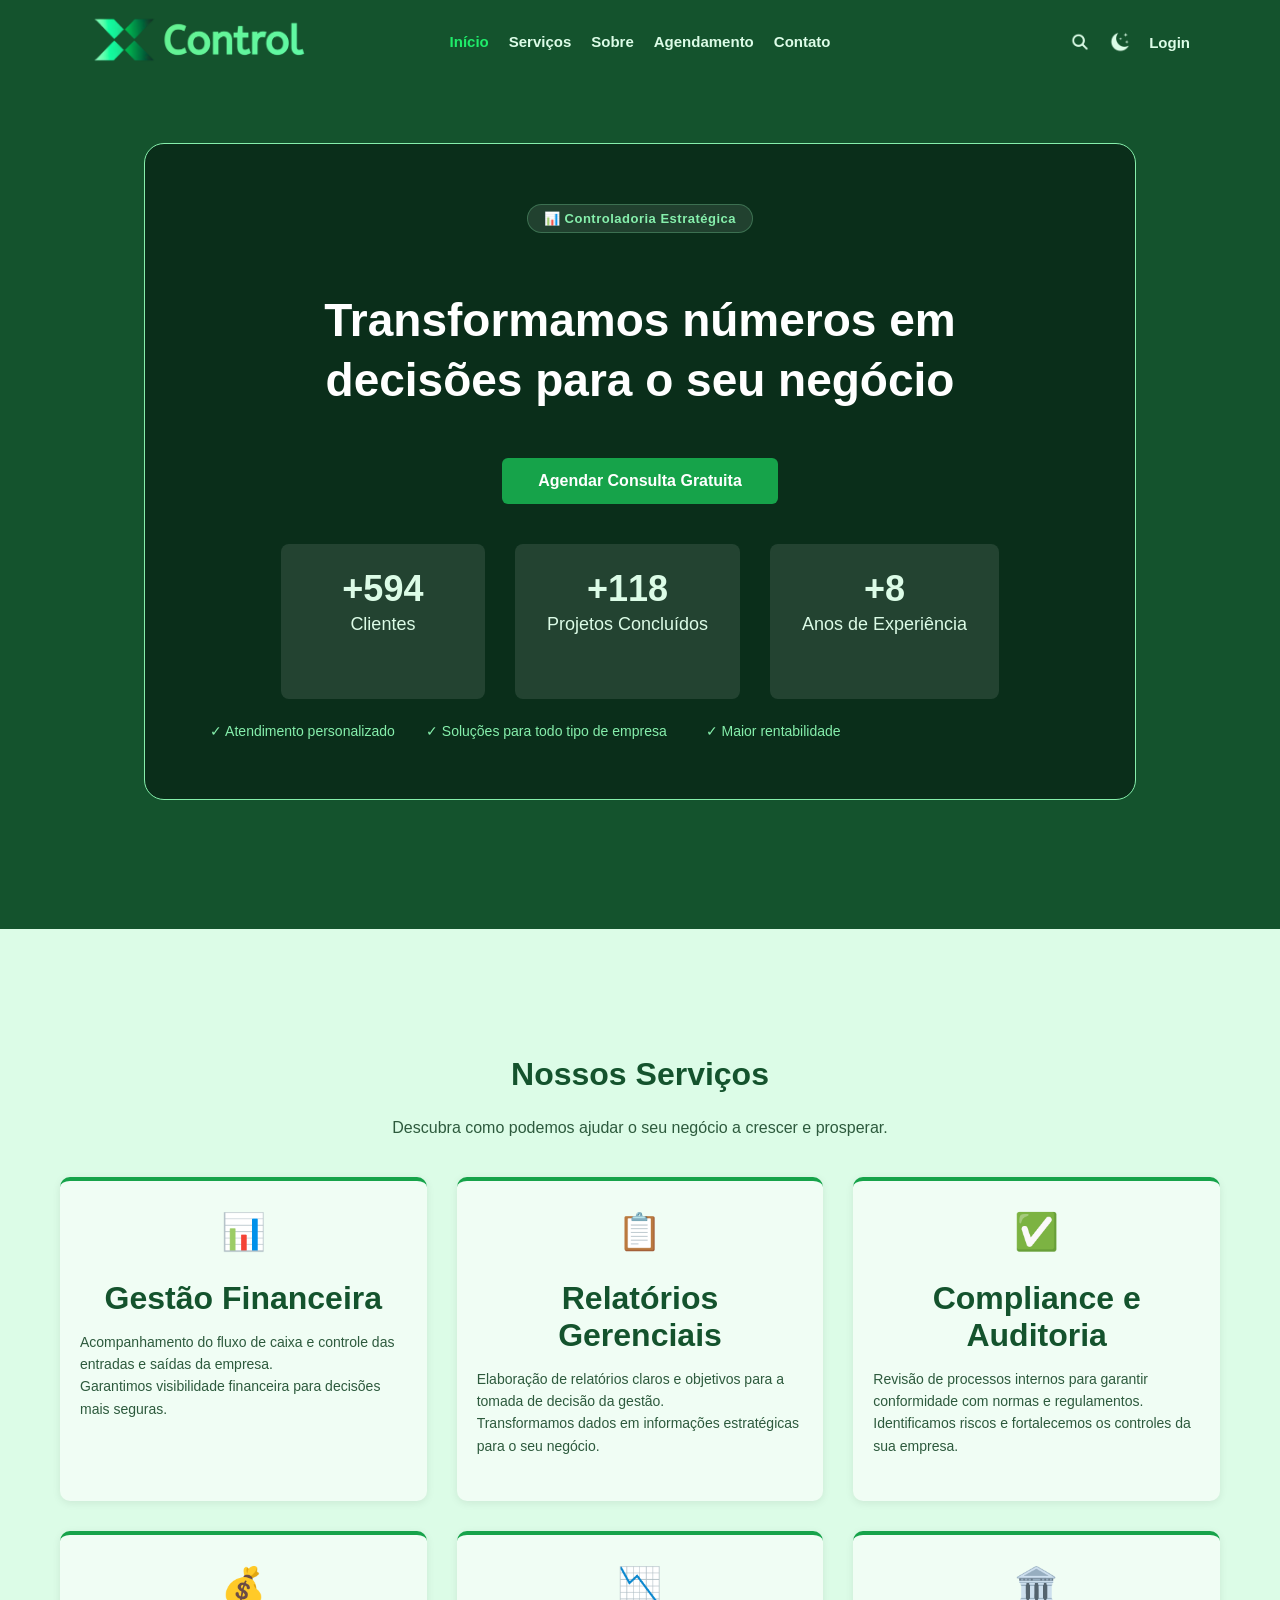
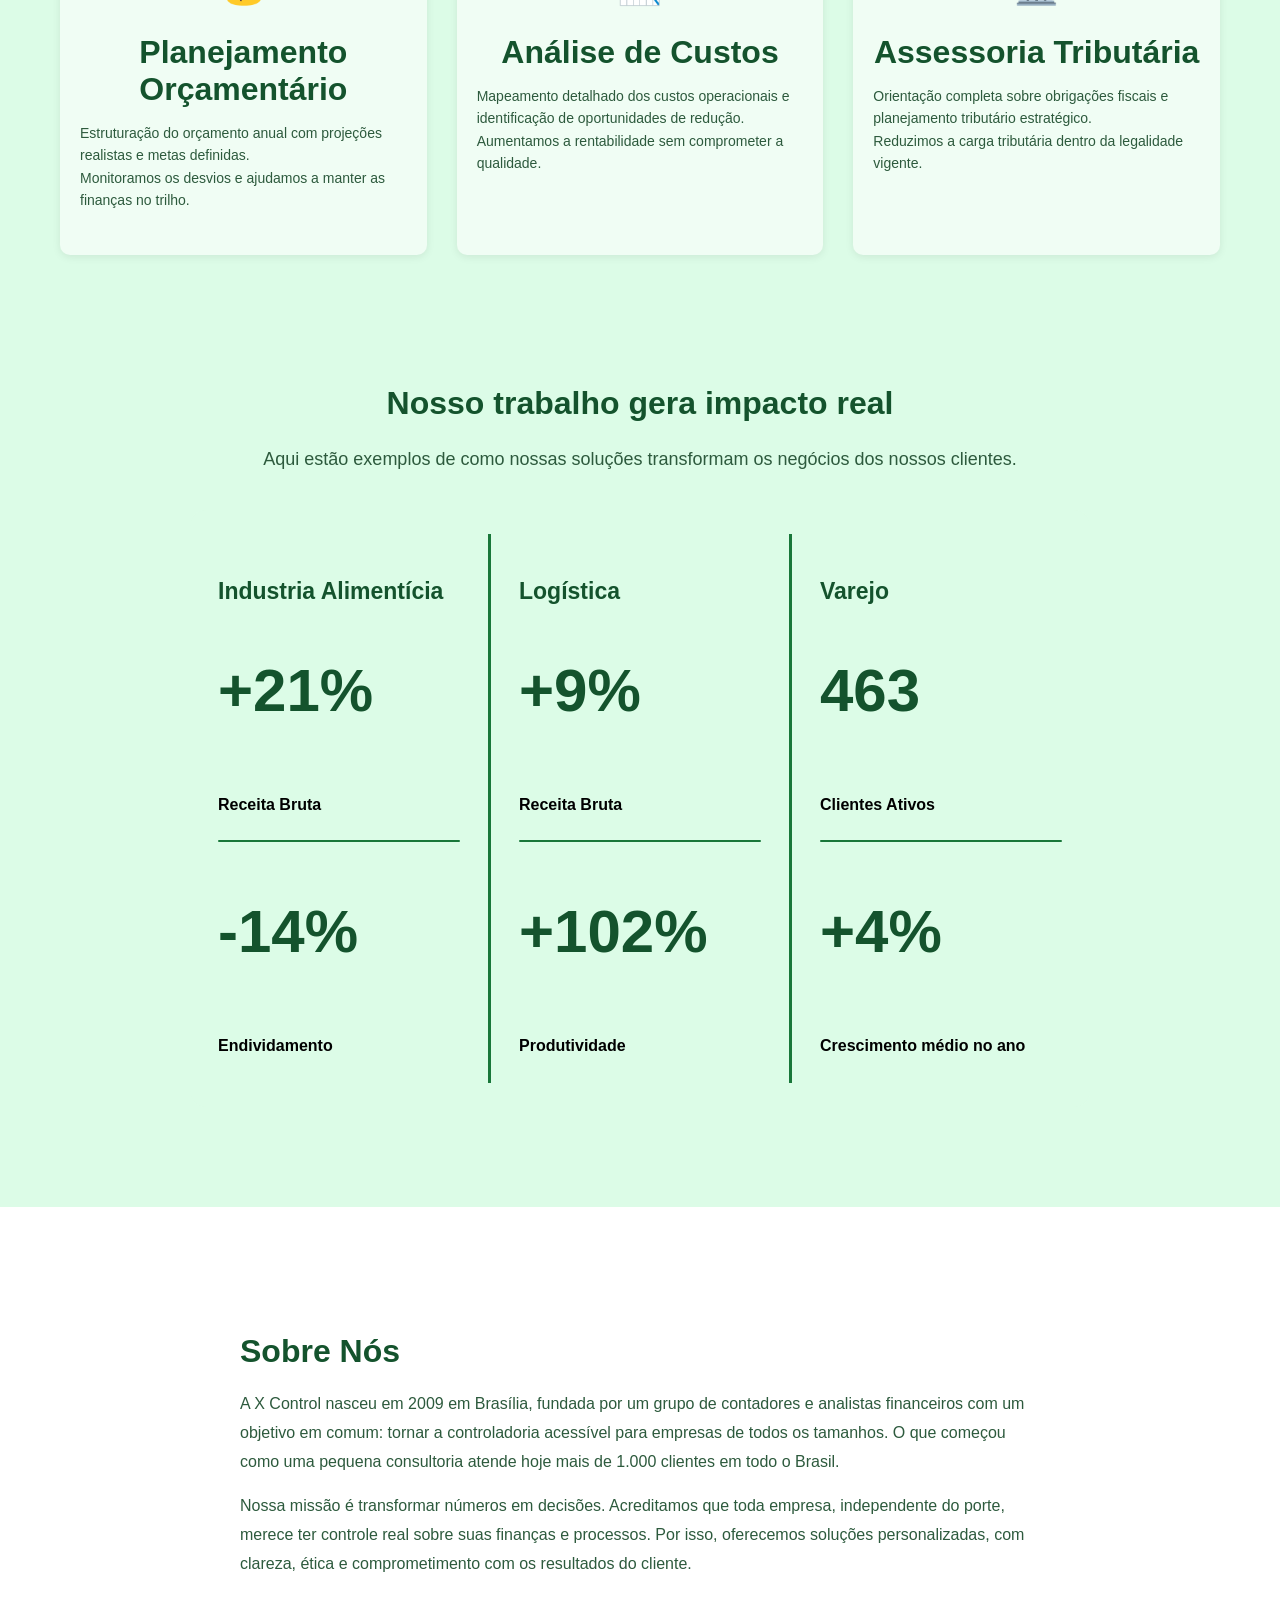
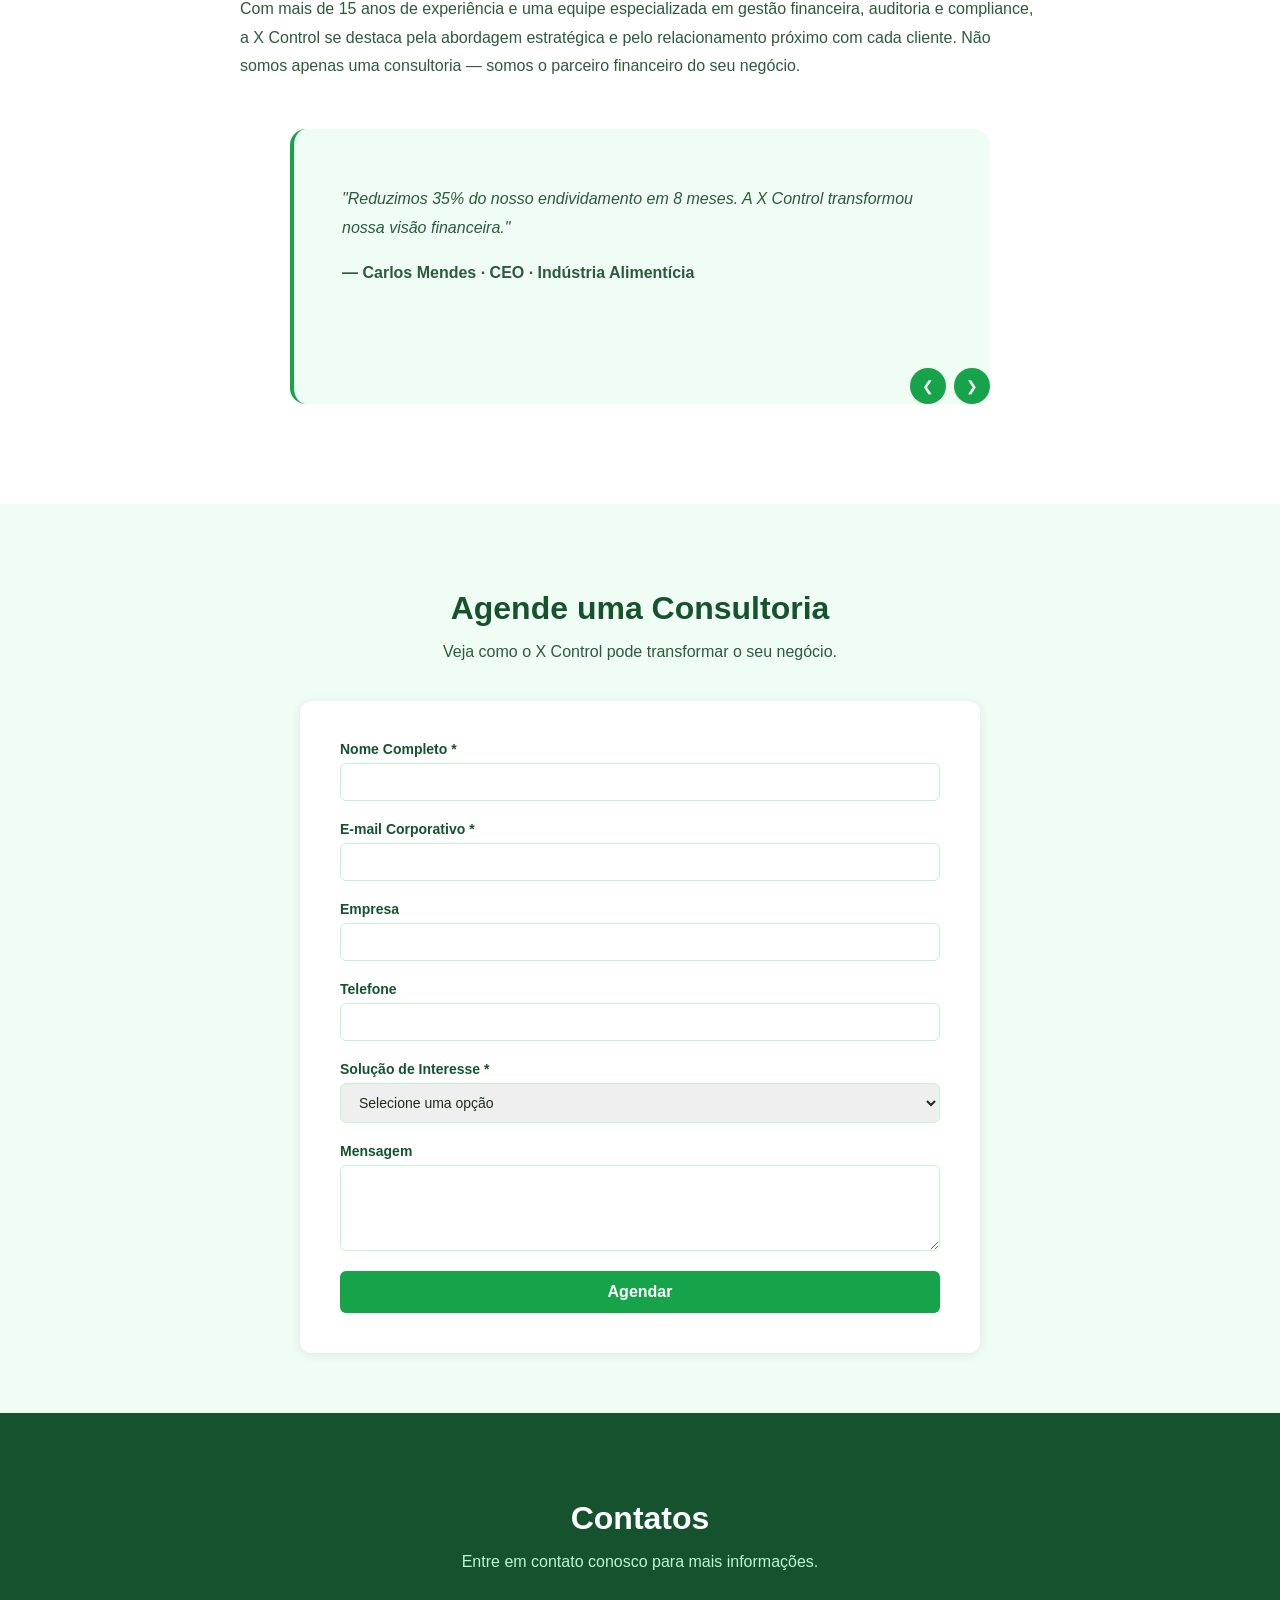
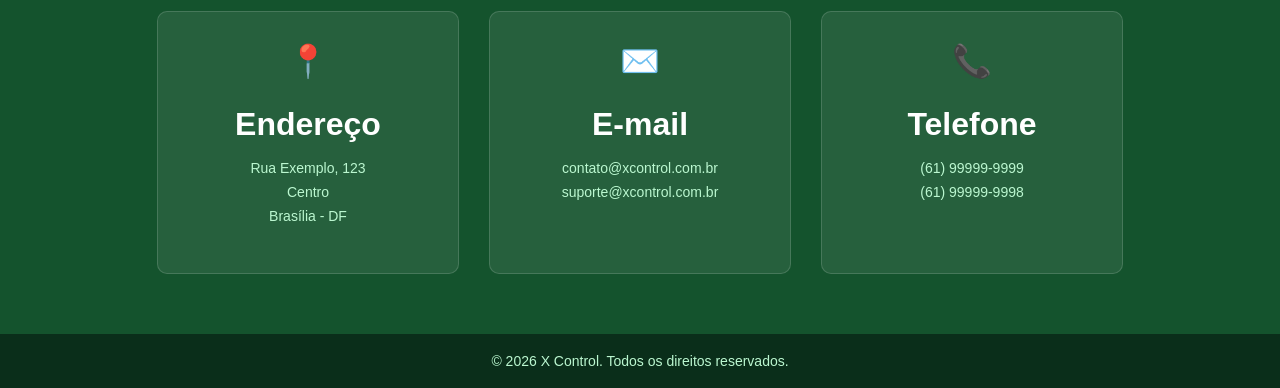
<file: index.html>
<!DOCTYPE html>
<html lang="pt-BR">
<head>
    <meta charset="UTF-8">
    <meta name="viewport" content="width=device-width, initial-scale=1.0">
    <title>Control</title>
    <link rel="icon" type="image/png" href="MiniLogo.png">
    <link rel="stylesheet" href="style.css">
</head>

<body>
    <!-- Barra superior do código -->
    <header>
        <div class="header-container">
            <div class="logo">
                <img src="Control.png" alt="Logo do X Control">
            </div>
            <nav class="navbar">
                <ul>
                    <li><a href="#">Início</a></li>
                    <li><a href="#servicos">Serviços</a></li>
                    <li><a href="#sobre">Sobre</a></li>
                    <li><a href="#agendamento">Agendamento</a></li>
                    <li><a href="#contato">Contato</a></li>
                </ul>
            </nav>
            <div class="header-actions">
                <a href="#" id="btn-busca" class="nav-icon-link"><img src="lupa.png" alt="Buscar" class="nav-icon" id="img-lupa"></a>
                <a href="#" id="btn-tema" class="nav-icon-link"><img src="lua.png" alt="Tema" class="nav-icon" id="img-tema"></a>
                <a id="btn-login" href="login.html" class="nav-login">Login</a>
            </div>
        </div>
    </header>

    <!-- Barra de busca -->
    <div id="search-bar" class="search-bar">
        <div class="search-inner">
            <input type="text" id="search-input" placeholder="Buscar no site..." autocomplete="off">
            <span id="search-counter" class="search-counter"></span>
            <button id="btn-fechar-busca" aria-label="Fechar busca">
                <svg width="18" height="18" fill="none" stroke="currentColor" stroke-width="2.5" viewBox="0 0 24 24">
                    <line x1="18" y1="6" x2="6" y2="18"/><line x1="6" y1="6" x2="18" y2="18"/>
                </svg>
            </button>
        </div>
    </div>

    <!-- Seção de Início -->
    <section id="inicio">
        <canvas id="bg-inicio"></canvas>
        <div class="inicio-frame">
            <span class="badge-inicio">📊 Controladoria Estratégica</span>
            <h1>Transformamos números em<br>decisões para o seu negócio</h1>
            <a href="#agendamento" class="btn-inicio">Agendar Consulta Gratuita</a>
            <div class="stats-row">
                <div class="stats-card">
                    <h2 class="contador" data-target="1000" data-prefixo="+" data-sufixo="">0</h2>
                    <p>Clientes</p>
                </div>
                <div class="stats-card">
                    <h2 class="contador" data-target="200" data-prefixo="+" data-sufixo="">0</h2>
                    <p>Projetos Concluídos</p>
                </div>
                <div class="stats-card">
                    <h2 class="contador" data-target="15" data-prefixo="+" data-sufixo="">0</h2>
                    <p>Anos de Experiência</p>
                </div>
            </div>

            <div class="diferenciais-row">
                <span>✓ Atendimento personalizado&nbsp;&nbsp;&nbsp;&nbsp;&nbsp;&nbsp;&nbsp;&nbsp;✓ Soluções para todo tipo de empresa&nbsp;&nbsp;&nbsp;&nbsp;&nbsp;&nbsp;&nbsp;&nbsp;&nbsp; ✓ Maior rentabilidade</span>
            </div>
        </div>
    </section>

    <!-- Seção de Serviços -->
    <section id="servicos">
        <h2>Nossos Serviços</h2>
        <p>Descubra como podemos ajudar o seu negócio a crescer e prosperar.</p>
        <div class="servicos-grid">
            <div class="servicos-container">
                <div class="icon">📊</div>
                <h2>Gestão Financeira</h2>
                <p>Acompanhamento do fluxo de caixa e controle das entradas e saídas da empresa.<br>Garantimos visibilidade financeira para decisões mais seguras.</p>
            </div>
            <div class="servicos-container">
                <div class="icon">📋</div>
                <h2>Relatórios Gerenciais</h2>
                <p>Elaboração de relatórios claros e objetivos para a tomada de decisão da gestão.<br>Transformamos dados em informações estratégicas para o seu negócio.</p>
            </div>
            <div class="servicos-container">
                <div class="icon">✅</div>
                <h2>Compliance e Auditoria</h2>
                <p>Revisão de processos internos para garantir conformidade com normas e regulamentos.<br>Identificamos riscos e fortalecemos os controles da sua empresa.</p>
            </div>
            <div class="servicos-container">
                <div class="icon">💰</div>
                <h2>Planejamento Orçamentário</h2>
                <p>Estruturação do orçamento anual com projeções realistas e metas definidas.<br>Monitoramos os desvios e ajudamos a manter as finanças no trilho.</p>
            </div>
            <div class="servicos-container">
                <div class="icon">📉</div>
                <h2>Análise de Custos</h2>
                <p>Mapeamento detalhado dos custos operacionais e identificação de oportunidades de redução.<br>Aumentamos a rentabilidade sem comprometer a qualidade.</p>
            </div>
            <div class="servicos-container">   
                <div class="icon">🏛️</div>
                <h2>Assessoria Tributária</h2>
                <p>Orientação completa sobre obrigações fiscais e planejamento tributário estratégico.<br>Reduzimos a carga tributária dentro da legalidade vigente.</p>
            </div>
        </div>

        <div class="impacto-section">
            <h2>Nosso trabalho gera impacto real</h2>
            <p>Aqui estão exemplos de como nossas soluções transformam os negócios dos nossos clientes.</p>
            <div class="impacto-grid">
            <div class="impacto-card">
                    <h5>Industria Alimentícia</h5>
                    <h2 class="contador" data-target="52.6" data-prefixo="+" data-sufixo="%">0</h2>
                    <h4>Receita Bruta</h4>
                    <div class="barra-horizontal"></div>
                    <h2 class="contador" data-target="35" data-prefixo="-" data-sufixo="%">0</h2>
                    <h4>Endividamento</h4>
                </div>
                <div class="barra-vertical"></div>
                <div class="impacto-card">
                    <h5>Logística</h5>
                    <h2 class="contador" data-target="24" data-prefixo="+" data-sufixo="%">0</h2>
                    <h4>Receita Bruta</h4>
                    <div class="barra-horizontal"></div>
                    <h2 class="contador" data-target="250" data-prefixo="+" data-sufixo="%">0</h2>
                    <h4>Produtividade</h4>
                </div>
                <div class="barra-vertical"></div>
                <div class="impacto-card">
                    <h5>Varejo</h5>
                    <h2 class="contador" data-target="1126" data-prefixo="" data-sufixo="">0</h2>
                    <h4>Clientes Ativos</h4>
                    <div class="barra-horizontal"></div>
                    <h2 class="contador" data-target="12" data-prefixo="+" data-sufixo="%">0</h2>
                    <h4>Crescimento médio no ano</h4>
                </div>
            </div>
        </div>
    </section>

    <!-- Seção Sobre -->
    <section id="sobre">
        <div class="sobre">
            <h2>Sobre Nós</h2>
            <p>A X Control nasceu em 2009 em Brasília, fundada por um grupo de contadores e analistas financeiros com um objetivo em comum: tornar a controladoria acessível para empresas de todos os tamanhos.
                O que começou como uma pequena consultoria atende hoje mais de 1.000 clientes em todo o Brasil.</p>
            <p>Nossa missão é transformar números em decisões. Acreditamos que toda empresa, independente do porte, merece ter controle real sobre suas finanças e processos. 
                Por isso, oferecemos soluções personalizadas, com clareza, ética e comprometimento com os resultados do cliente.</p>
            <p>Com mais de 15 anos de experiência e uma equipe especializada em gestão financeira, auditoria e compliance, a X Control se destaca pela abordagem estratégica e pelo relacionamento próximo com cada cliente. 
                    Não somos apenas uma consultoria — somos o parceiro financeiro do seu negócio.</p>
        </div>
        <div class="carousel-container">
    <div class="carousel-track">
        <div class="carousel-slide">
            <p class="depoimento-texto">"Reduzimos 35% do nosso endividamento em 8 meses. A X Control transformou nossa visão financeira."</p>
            <p class="depoimento-autor">— Carlos Mendes · CEO · Indústria Alimentícia</p>
        </div>
        <div class="carousel-slide">
            <p class="depoimento-texto">"Os relatórios gerenciais mudaram completamente a forma como tomamos decisões. Crescemos 24% em receita no primeiro ano."</p>
            <p class="depoimento-autor">— Ana Lima · Diretora · Logística Brasil</p>
        </div>
        <div class="carousel-slide">
            <p class="depoimento-texto">"Atendimento próximo e soluções reais. Nossa produtividade aumentou 250% após a consultoria."</p>
            <p class="depoimento-autor">— Ricardo Souza · CEO · Varejo Expresso</p>
        </div>
    </div>
    <div class="carousel-btns">
        <button class="carousel-btn prev" aria-label="Depoimento anterior">❮</button>
        <button class="carousel-btn next" aria-label="Próximo depoimento">❯</button>
    </div>
    </div>
    </section>

    <!-- Seção de Agendamento -->
    <section id="agendamento">
        <h2>Agende uma Consultoria</h2>
        <p>Veja como o X Control pode transformar o seu negócio.</p>

        <form id="contato-form">
                    <div class="form-group">
                        <label for="nome">Nome Completo *</label>
                        <input type="text" id="nome" name="nome" required>
                    </div>
                    
                    <div class="form-group">
                        <label for="email">E-mail Corporativo *</label>
                        <input type="email" id="email" name="email" required>
                        <span class="error-msg" id="email-error">Formato de e-mail inválido.</span>
                    </div>

                    <div class="form-group">
                        <label for="empresa">Empresa</label>
                        <input type="text" id="empresa" name="empresa">
                    </div>

                    <div class="form-group">
                        <label for="telefone">Telefone</label>
                        <input type="tel" id="telefone" name="telefone">
                    </div>

                    <div class="form-group">
                        <label for="solucao">Solução de Interesse *</label>
                        <select id="solucao" name="solucao" required>
                            <option value="">Selecione uma opção</option>
                            <option value="automacao">Gestão Financeira</option>
                            <option value="cloud">Relatórios Gerenciais</option>
                            <option value="seguranca">Compliance e Auditoria</option>
                            <option value="bi">Planejamento Orçamentário</option>
                            <option value="bi">Análise de Custos</option>
                            <option value="bi">Assessoria Tributária</option>
                            <option value="outros">Outros</option>
                        </select>
                    </div>

                    <div class="form-group">
                        <label for="mensagem">Mensagem</label>
                        <textarea id="mensagem" name="mensagem" rows="4"></textarea>
                    </div>

                    <button type="submit" class="btn-agendar">Agendar</button>
                </form>
    
    </section>

    <!-- Seção Contato -->
    <section id="contato">
        <h2>Contatos</h2>
        <p>Entre em contato conosco para mais informações.</p>
        <div class="contato-row">
            <div class="contato-container">
                <div class="icon">📍</div>
                <h2>Endereço</h2>
                <p>Rua Exemplo, 123<br>Centro<br>Brasília - DF</p>
            </div>
            <div class="contato-container">
                <div class="icon">✉️</div>
                <h2>E-mail</h2>
                <p>contato@xcontrol.com.br<br>suporte@xcontrol.com.br</p>
            </div>
            <div class="contato-container">
                <div class="icon">📞</div>
                <h2>Telefone</h2>
                <p>(61) 99999-9999<br>(61) 99999-9998</p>
            </div>
        </div>
    </section>

    <!-- Rodapé -->
     <footer class="footer">
        <p>&copy; 2026 X Control. Todos os direitos reservados.</p>
    </footer>

    <script src="script.js"></script>
</body>
</html>
</file>
<file: style.css>
html {
    scroll-behavior: smooth;
}

body {
    margin: 0;
    font-family: DIN Next LT Pro, Bold, sans-serif;
}

header {
    position: sticky;
    top: 0;
    z-index: 1000;
    transition: box-shadow 0.3s;
    background-color: #14532d;
}

.header-container {
    display: flex;
    align-items: center;
    justify-content: space-between;
    max-width: 1200px;
    margin: 0 auto;
    padding: 15px 50px;
    box-sizing: border-box;
    width: 100%;
    position: relative;
}

header.scrolled{
    box-shadow: 0 6px 18px #00000022;
}

.navbar {
    position: absolute;
    left: 50%;
    transform: translateX(-50%);
}

.logo img { 
    height: 50px;
    width: auto;
}

.navbar ul {
    list-style: none;
    display: flex;
    gap: 20px;
    margin: 0;
    padding: 0;
}

.navbar ul a {
    text-decoration: none;
    color: #dcfce7;
    font-weight: 600;
    font-size: 15px;
    transition: color 0.3s;
}

.navbar ul a:hover,
.navbar ul a.active {
    color: #1fed6a;
}

.nav-icon-link {
    display: flex;
    align-items: center;
}

.nav-icon {
    height: 22px;
    width: 22px;
    object-fit: contain;
    transition: opacity 0.2s;
}

.nav-icon-link:hover .nav-icon {
    opacity: 0.75;
}

.nav-login {
    text-decoration: none;
    color: #dcfce7;
    font-weight: 600;
    font-size: 15px;
    transition: color 0.3s;
}

.nav-login:hover {
    color: #1fed6a;
}

.header-actions {
    display: flex;
    align-items: center;
    gap: 18px;
}

#btn-busca:hover .nav-icon,
#btn-tema:hover .nav-icon {
    opacity: 0.75;
}

.search-bar {
    background-color: #14532d;
    max-height: 0;
    overflow: hidden;
    transition: max-height 0.35s ease, padding 0.35s ease;
    padding: 0 50px;
}

.search-bar.aberta {
    max-height: 80px;
    padding: 14px 50px;
}

.search-inner {
    display: flex;
    align-items: center;
    max-width: 1200px;
    margin: 0 auto;
    gap: 12px;
}

#search-input {
    flex: 1;
    background: transparent;
    border: none;
    border-bottom: 2px solid #86efac;
    color: #dcfce7;
    font-size: 16px;
    font-weight: 500;
    padding: 6px 4px;
    outline: none;
    transition: border-color 0.3s;
}

#search-input::placeholder { color: #bbf7d0; }
#search-input:focus { border-bottom-color: #1fed6a; }

.search-counter {
    font-size: 13px;
    color: #86efac;
    white-space: nowrap;
    min-width: 70px;
    text-align: right;
}

#btn-fechar-busca {
    background: none;
    border: none;
    color: #86efac;
    cursor: pointer;
    display: flex;
    align-items: center;
    padding: 4px;
    transition: color 0.2s;
}

#btn-fechar-busca:hover { color: #1fed6a; }

.search-highlight {
    background-color: #1fed6a44;
    color: inherit;
    border-radius: 2px;
    padding: 0 1px;
}

.search-ativo {
    background-color: #1fed6a !important;
    color: #0a2e1a !important;
    border-radius: 2px;
    padding: 0 1px;
}

#inicio {
    background-color: #14532d;
    color: #FFFFFF;
    text-align: center;
    min-height: 75vh;
    display: flex;
    flex-direction: column;
    justify-content: center;
    align-items: center;
    padding: 50px 20px 120px;
    position: relative;
    overflow: hidden;
}

#bg-inicio {
    position: absolute;
    inset: 0;
    width: 100%;
    height: 100%;
    z-index: 0;
}

.inicio-frame {
    position: relative;
    z-index: 1;
    max-width: 860px;
    width: 100%;
    padding: 60px 65px;
    border-radius: 20px;
    background: #0a2e1a;
    backdrop-filter: blur(18px);
    -webkit-backdrop-filter: blur(18px);
    border: 1px solid #86efac
}

.badge-inicio {
    display: inline-block;
    background-color: #ffffff18;
    color: #86efac;
    font-size: 13px;
    font-weight: 600;
    padding: 6px 16px;
    border-radius: 999px;
    border: 1px solid #86efac44;
    margin-bottom: 20px;
    letter-spacing: 0.5px;
}

#inicio h1 {
    font-size: 46px;
    font-weight: 700;
    line-height: 1.3;
    margin-bottom: 16px;
}

#inicio p {
    font-size: 18px;
    color: #dcfce7;
    margin-bottom: 40px;
}

.stats-row {
    display: flex;
    justify-content: center;
    gap: 30px;
    flex-wrap: wrap;
}

.stats-card {
    background-color: rgba(255,255,255,0.1);
    border-radius: 8px;
    padding: 24px 32px;
    text-align: center;
    min-width: 140px;
}

.stats-card h2 {
    font-size: 36px;
    color: #dcfce7;
    margin: 0;
}

.stats-card p {
    font-size: 14px;
    color: #86efac;
    margin: 4px 0 0;
}

.btn-inicio {
    display: inline-block;
    margin: 32px 0 40px;
    padding: 14px 36px;
    background-color: #16a34a;
    color: #ffffff;
    font-size: 16px;
    font-weight: 600;
    border-radius: 6px;
    text-decoration: none;
    transition: background-color 0.3s;
}

.btn-inicio-outline {
    display: inline-block;
    padding: 14px 36px;
    border: 2px solid #86efac;
    color: #86efac;
    font-size: 16px;
    font-weight: 600;
    border-radius: 6px;
    text-decoration: none;
    transition: all 0.3s;
}

.btn-inicio-outline:hover {
    background-color: #86efac22;
}

.btn-inicio:hover {
    background-color: #15803d;
}

.diferenciais-row {
    display: flex;
    gap: 50px;
    justify-self:center;
    flex-wrap: wrap;
    margin-top: 24px;
    font-size: 14px;
    color: #86efac;
    font-weight: 500;
}

#servicos {
    background-color: #dcfce7;
    padding: 100px 20px;
    text-align: center;
    min-width: 320px;
}

.servicos-grid {
    display: grid;
    grid-template-columns: repeat(3, 1fr);
    gap: 30px;
    max-width: 1200px;
    margin: 40px auto 0;
    padding: 0 20px;
    box-sizing: border-box;
}

#servicos h2 {
    font-size: 32px;
    color: #14532d;
}

#servicos > p {
    color: #2d5a3d;
    font-size: 16px;
}

.servicos-container {
    background-color: #f0fdf4;
    border-radius: 10px;
    padding: 30px 20px;
    box-shadow: 0 2px 8px rgba(0,0,0,0.08);
    border-top: 4px solid #16a34a;
    transition: transform 0.3s;
    opacity: 0;
    transform: translateY(30px);
    transition: opacity 0.6s ease, transform 0.6s ease;
}

.servicos-container.visivel {
    opacity: 1;
    transform: translateY(0);
}

.servicos-container:hover {
    transform: translateY(-10px);
}

.servicos-container .icon {
    font-size: 36px;
    margin-bottom: 12px;
}

.servicos-container h2 {
    font-size: 18px;
    color: #1e2d1e;
    margin-bottom: 8px;
}

.servicos-container p {
    font-size: 14px;
    color: #2d5a3d;
    line-height: 1.6;
    text-align: left;
}

.impacto-section {
    margin-top: 130px;
    text-align: center;
}

.impacto-section > p {
    font-size: 18px;
    font-weight: 500;
    color: #2d5a3d;
    margin-bottom: 40px;
}

.impacto-section h5 {
    font-size: 23px;
    color: #14532d;
    margin-bottom: 2px;
}

.impacto-grid {
    display: flex;
    justify-content: center;
    align-items: stretch;
    max-width: 900px;
    margin: 0 auto;
    background-color: #dcfce7;
    border-radius: 16px;
    overflow: hidden;
}

.impacto-card {
    flex: 1;
    padding: 30px 28px;
    text-align: left;
    display: flex;
    flex-direction: column;
    align-items: flex-start;
    gap: 4px;
}

.impacto-card h2.contador {
    font-size: 60px !important;
    font-weight: 700 !important;
    color: #14532d !important;
    line-height: 1;
}

.impacto-label {
    font-size: 12px;
    color: #2d5a3d;
    margin: 0 0 16px;
}

.barra-horizontal {
    width: 100%;
    height: 2px;
    background-color: #19773a;
    border-radius: 999px;
    margin: 1px 0 6px;
}

.barra-vertical {
    width: 3px;
    background-color: #19773a;
    align-self: stretch;
    margin: 24px 0;
}

#sobre {
    background-color: #ffffff;
    padding: 100px 20px;
    max-width: 800px;
    margin: 0 auto;
}

#sobre h2 {
    font-size: 32px;
    color: #14532d;
    margin-bottom: 20px;
}

#sobre p {
    font-size: 16px;
    color: #2d5a3d;
    line-height: 1.8;
    margin-bottom: 16px;
}

.carousel-container {
    position: relative;
    overflow: hidden;
    width: 100%;
    max-width: 700px;
    margin: 48px auto 0;
    background-color: #f0fdf4;
    border-radius: 16px;
    border-left: 4px solid #16a34a;
    box-sizing: border-box;
}


.carousel-track {
    display: flex;
    transition: transform 0.4s ease;
    width: 100%;
}

.carousel-slide {
    width: 100%;
    flex: 0 0 100%;
    padding: 40px 48px;
    box-sizing: border-box;
}

.depoimento-texto {
    font-size: 17px;
    color: #14532d;
    line-height: 1.8;
    font-style: italic;
    margin-bottom: 16px;
}

.depoimento-autor {
    font-size: 14px;
    color: #2d5a3d;
    font-weight: 600;
}

.carousel-btns {
    display: flex;
    justify-content: flex-end;
    gap: 8px;
    margin-top: 24px;
}

.carousel-btn {
    background-color: #16a34a;
    color: #ffffff;
    border: none;
    border-radius: 50%;
    width: 36px;
    height: 36px;
    font-size: 14px;
    cursor: pointer;
    transition: background-color 0.3s;
}

.carousel-btn:hover {
    background-color: #15803d;
}

#agendamento {
    background-color: #f0fdf4;
    padding: 60px 20px;
}

#agendamento h2 {
    font-size: 32px;
    color: #14532d;
    text-align: center;
    margin-bottom: 10px;
}

#agendamento > p {
    text-align: center;
    color: #2d5a3d;
    margin-bottom: 40px;
}

#contato-form {
    max-width: 600px;
    margin: 0 auto;
    background-color: #ffffff;
    padding: 40px;
    border-radius: 12px;
    box-shadow: 0 2px 12px rgba(0,0,0,0.08);
}

.form-group {
    display: flex;
    flex-direction: column;
    margin-bottom: 20px;
}

.form-group label {
    font-size: 14px;
    font-weight: 600;
    color: #14532d;
    margin-bottom: 6px;
}

.form-group input,
.form-group select,
.form-group textarea {
    padding: 10px 14px;
    border: 1px solid #bbf7d0;
    border-radius: 6px;
    font-size: 14px;
    color: #1e2d1e;
    outline: none;
    transition: border-color 0.3s;
}

.form-group input:focus, .form-group select:focus, .form-group textarea:focus {
    border-color: #16a34a;
    outline: 2px solid #16a34a;
    outline-offset: 1px;
}

.error-msg {
    display: none;
    font-size: 12px;
    color: #dc2626;
}

.btn-agendar {
    width: 100%;
    padding: 12px;
    background-color: #16a34a;
    color: #ffffff;
    font-size: 16px;
    font-weight: 600;
    border: none;
    border-radius: 6px;
    cursor: pointer;
    transition: background-color 0.3s;
}

.btn-agendar:hover {
    background-color: #15803d;
}

#contato {
    background-color: #14532d;
    padding: 60px 20px;
    text-align: center;
}

#contato h2 {
    font-size: 32px;
    color: #ffffff;
    margin-bottom: 10px;
}

#contato > p {
    color: #bbf7d0;
    margin-bottom: 40px;
}

.contato-row {
    display: flex;
    justify-content: center;
    gap: 30px;
    flex-wrap: wrap;
    max-width: 1000px;
    margin: 0 auto;
}

.contato-container {
    background-color: rgba(255,255,255,0.08);
    border-radius: 10px;
    padding: 30px 40px;
    min-width: 220px;
    border: 1px solid rgba(255,255,255,0.15);
}

.contato-container .icon {
    font-size: 32px;
    margin-bottom: 10px;
}

.contato-container h2 {
    font-size: 16px;
    color: #dcfce7;
    margin-bottom: 8px;
}

.contato-container p {
    font-size: 14px;
    color: #bbf7d0;
    line-height: 1.7;
}

.footer {
    background-color: #0a2e1a;
    color: #bbf7d0;
    text-align: center;
    padding: 5px 20px;
    font-size: 14px;
}


::-webkit-scrollbar {
    width: 8px;
}

::-webkit-scrollbar-track {
    background-color: #0a2e1a;
}

::-webkit-scrollbar-thumb {
    background-color: #16a34a;
    border-radius: 999px;
}


::-webkit-scrollbar-thumb:hover {
    background-color: #15803d;
}

body.dark-mode {
    background-color: #0a0f0a;
    color: #e2f5e2;
}

body.dark-mode header {
    background-color: #143019;
}

body.dark-mode .search-bar {
    background-color: #143019;
    border-bottom-color: #1a3a1f;
}

body.dark-mode .navbar ul a,
body.dark-mode .nav-login {
    color: #a7f3c0;
}

body.dark-mode .navbar ul a:hover,
body.dark-mode .navbar ul a.active,
body.dark-mode .nav-login:hover {
    color: #4ade80;
}

body.dark-mode #search-input {
    color: #e2f5e2;
    border-bottom-color: #4ade80;
}

body.dark-mode #search-input::placeholder {
    color: #4ade80;
}

body.dark-mode .search-counter {
    color: #6ee7a0;
}

body.dark-mode #btn-fechar-busca {
    color: #6ee7a0;
}

body.dark-mode #inicio {
    background-color: #143019;
}

body.dark-mode .inicio-frame {
    background: #0a200f;
    border-color: #2b6d35;
}

body.dark-mode #inicio h1 {
    color: #f0fdf4;
}

body.dark-mode #inicio p {
    color: #a7f3c0;
}

body.dark-mode .badge-inicio {
    background-color: rgba(255,255,255,0.08);
    color: #86efac;
    border-color: #1e4d25;
}

body.dark-mode .stats-card {
    background-color: rgba(255,255,255,0.07);
}

body.dark-mode .stats-card h2 {
    color: #f0fdf4;
}

body.dark-mode .stats-card p {
    color: #86efac;
}

body.dark-mode .diferenciais-row {
    color: #86efac;
}

body.dark-mode .btn-inicio {
    background-color: #16a34a;
    color: #ffffff;
}

body.dark-mode .btn-inicio:hover {
    background-color: #15803d;
}

body.dark-mode #servicos {
    background-color: #0d150e;
}

body.dark-mode #servicos > h2 {
    color: #f0fdf4;
}

body.dark-mode #servicos > p {
    color: #a7f3c0;
}

body.dark-mode .servicos-container {
    background-color: #0a200f;
    border-top-color: #117135;
    box-shadow: 0 2px 8px rgba(0,0,0,0.5);
}

body.dark-mode .servicos-container h2 {
    color: #f0fdf4;
}

body.dark-mode .servicos-container p {
    color: #a7f3c0;
}

body.dark-mode .impacto-section > h2 {
    color: #f0fdf4;
}

body.dark-mode .impacto-section > p {
    color: #a7f3c0;
}

body.dark-mode .impacto-section h5 {
    color: #a7f3c0;
}

body.dark-mode .impacto-grid {
    background-color: #0d150e;
}

body.dark-mode .impacto-card h2.contador {
    color: #4ade80 !important;
}

body.dark-mode .impacto-card h4 {
    color: #86efac;
}

body.dark-mode .barra-horizontal {
    background-color: #1e4d25;
}

body.dark-mode .barra-vertical {
    background-color: #1e4d25;
}

body.dark-mode #sobre {
    background-color: #0a0f0a;
}

body.dark-mode #sobre h2 {
    color: #8ef5b4;
}

body.dark-mode #sobre p {
    color: #cff4dc;
}

body.dark-mode .carousel-container {
    background-color: #0a200f;
    border-left-color: #117135;
}

body.dark-mode #agendamento {
    background-color: #0d150e;
}

body.dark-mode #agendamento h2 {
    color: #f0fdf4;
}

body.dark-mode #agendamento > p {
    color: #a7f3c0;
}

body.dark-mode #contato-form {
    background-color: #0a200f;
    box-shadow: 0 2px 12px rgba(0,0,0,0.6);
}

body.dark-mode .form-group label {
    color: #cff4dc;
}

body.dark-mode .form-group input,
body.dark-mode .form-group select,
body.dark-mode .form-group textarea {
    background-color: #0d150e;
    border-color: #1e4d25;
    color: #f0fdf4;
}

body.dark-mode .form-group input:focus,
body.dark-mode .form-group select:focus,
body.dark-mode .form-group textarea:focus {
    border-color: #4ade80;
}

body.dark-mode .form-group select option {
    background-color: #0d150e;
    color: #f0fdf4;
}

body.dark-mode #contato {
    background-color: #143019;
}

body.dark-mode #contato h2 {
    color: #f0fdf4;
}

body.dark-mode #contato > p {
    color: #a7f3c0;
}

body.dark-mode .contato-container {
    background-color: #0a200f;
    border-color: #0a3113;
}

body.dark-mode .contato-container h2 {
    color: #f0fdf4;
}

body.dark-mode .contato-container p {
    color: #a7f3c0;
}

body.dark-mode .footer {
    background-color: #071209;
    color: #93ffc0;
}

body.dark-mode .sobre {
    background-color: #0a0f0a;
}

body.dark-mode #servicos h2 {
    color: #f0fdf4;
}

body.dark-mode .impacto-section h2 {
    color: #f0fdf4;
}

body.dark-mode .carousel-btns .carousel-btn {
    background-color: #16a34a;
    color: #ffffff;
}

body.dark-mode ::-webkit-scrollbar-track {
    background-color: #060d07;
}

#login-main {
    min-height: calc(100vh - 140px);
    display: flex;
    align-items: center;
    justify-content: center;
    background-color: #14532d;
    padding: 20px 20px 100px 20px;
}

#login-card {
    background-color: #ffffff;
    border-radius: 14px;
    padding: 48px 44px;
    width: 100%;
    max-width: 440px;
    box-shadow: 0 4px 24px rgba(0,0,0,0.09);
}

#login-card h1 {
    font-size: 26px;
    color: #14532d;
    margin-bottom: 45px;
    font-weight: 700;
}

#login-card .form-group {
    display: flex;
    flex-direction: column;
    margin-bottom: 20px;
}

#login-card .form-group label {
    font-size: 14px;
    font-weight: 600;
    color: #14532d;
    margin-bottom: 6px;
}

#login-card .form-group input {
    padding: 10px 14px;
    border: 1px solid #bbf7d0;
    border-radius: 6px;
    font-size: 14px;
    color: #1e2d1e;
    outline: none;
    transition: border-color 0.3s;
}

#login-card .form-group input:focus {
    border-color: #16a34a;
    outline: 2px solid #16a34a;
    outline-offset: 1px;
}

#link-esqueci {
    display: block;
    text-align: right;
    font-size: 13px;
    color: #16a34a;
    text-decoration: none;
    margin-top: -12px;
    margin-bottom: 24px;
    font-weight: 500;
    transition: color 0.2s;
}

#link-esqueci:hover {
    color: #14532d;
}

#btn-entrar {
    width: 100%;
    padding: 12px;
    background-color: #16a34a;
    color: #ffffff;
    font-size: 15px;
    font-weight: 600;
    border: none;
    border-radius: 6px;
    cursor: pointer;
    transition: background-color 0.3s;
    margin-bottom: 16px;
}

#btn-entrar:hover {
    background-color: #15803d;
}

#login-divider {
    display: flex;
    align-items: center;
    gap: 12px;
    margin-bottom: 16px;
    color: #2d5a3d;
    font-size: 13px;
}

#login-divider::before,
#login-divider::after {
    content: '';
    flex: 1;
    height: 1px;
    background-color: #bbf7d0;
}

#btn-cadastro {
    display: block;
    width: 100%;
    padding: 12px;
    background-color: transparent;
    color: #16a34a;
    font-size: 15px;
    font-weight: 600;
    border: 2px solid #16a34a;
    border-radius: 6px;
    cursor: pointer;
    text-align: center;
    text-decoration: none;
    transition: background-color 0.3s, color 0.3s;
    box-sizing: border-box;
}

#btn-cadastro:hover {
    background-color: #16a34a;
    color: #ffffff;
}

#modal-esqueci {
    display: none;
    position: fixed;
    inset: 0;
    background-color: rgba(0,0,0,0.45);
    z-index: 2000;
    align-items: center;
    justify-content: center;
}

#modal-esqueci.aberto {
    display: flex;
}

#modal-box {
    background-color: #ffffff;
    border-radius: 14px;
    padding: 40px 36px;
    width: 100%;
    max-width: 400px;
    box-shadow: 0 8px 32px rgba(0,0,0,0.18);
    position: relative;
    animation: fadeInModal 0.25s ease;
}

@keyframes fadeInModal {
    from { opacity: 0; transform: translateY(-16px); }
    to   { opacity: 1; transform: translateY(0); }
}

#modal-box h2 {
    font-size: 20px;
    color: #14532d;
    margin-bottom: 8px;
}

#modal-box p {
    font-size: 14px;
    color: #2d5a3d;
    margin-bottom: 24px;
    line-height: 1.6;
}

#modal-box .form-group {
    display: flex;
    flex-direction: column;
    margin-bottom: 20px;
}

#modal-box .form-group label {
    font-size: 14px;
    font-weight: 600;
    color: #14532d;
    margin-bottom: 6px;
}

#modal-box .form-group input {
    padding: 10px 14px;
    border: 1px solid #bbf7d0;
    border-radius: 6px;
    font-size: 14px;
    color: #1e2d1e;
    outline: none;
    transition: border-color 0.3s;
}

#modal-box .form-group input:focus {
    border-color: #16a34a;
    outline: 2px solid #16a34a;
    outline-offset: 1px;
}

#btn-enviar-recuperacao {
    width: 100%;
    padding: 11px;
    background-color: #16a34a;
    color: #ffffff;
    font-size: 15px;
    font-weight: 600;
    border: none;
    border-radius: 6px;
    cursor: pointer;
    transition: background-color 0.3s;
}

#btn-enviar-recuperacao:hover {
    background-color: #15803d;
}

#btn-fechar-modal {
    position: absolute;
    top: 16px;
    right: 16px;
    background: none;
    border: none;
    color: #2d5a3d;
    cursor: pointer;
    padding: 4px;
    display: flex;
    align-items: center;
    transition: color 0.2s;
}

#btn-fechar-modal:hover {
    color: #14532d;
}

#modal-sucesso {
    display: none;
    text-align: center;
    padding: 10px 0;
}

#modal-icone {
    font-size: 40px;
    margin-bottom: 12px;
}

body.dark-mode #login-main {
    background-color: #143019;
}

body.dark-mode #login-card {
    background-color: #111b12;
    box-shadow: 0 4px 24px rgba(0,0,0,0.5);
}

body.dark-mode #login-card h1 {
    color: #f0fdf4;
}

body.dark-mode #login-sub {
    color: #a7f3c0;
}

body.dark-mode #login-card .form-group label {
    color: #a7f3c0;
}

body.dark-mode #login-card .form-group input {
    background-color: #0d150e;
    border-color: #1e4d25;
    color: #f0fdf4;
}

body.dark-mode #login-card .form-group input:focus {
    border-color: #4ade80;
}

body.dark-mode #link-esqueci {
    color: #4ade80;
}

body.dark-mode #link-esqueci:hover {
    color: #86efac;
}

body.dark-mode #login-divider {
    color: #2d5a3d;
}

body.dark-mode #login-divider::before,
body.dark-mode #login-divider::after {
    background-color: #1e4d25;
}

body.dark-mode #btn-cadastro {
    color: #4ade80;
    border-color: #4ade80;
}

body.dark-mode #btn-cadastro:hover {
    background-color: #16a34a;
    color: #ffffff;
}

body.dark-mode #modal-box {
    background-color: #111b12;
}

body.dark-mode #modal-box h2 {
    color: #f0fdf4;
}

body.dark-mode #modal-box p {
    color: #a7f3c0;
}

body.dark-mode #modal-box .form-group label {
    color: #a7f3c0;
}

body.dark-mode #modal-box .form-group input {
    background-color: #0d150e;
    border-color: #1e4d25;
    color: #f0fdf4;
}

body.dark-mode #modal-box .form-group input:focus {
    border-color: #4ade80;
}

body.dark-mode #btn-fechar-modal {
    color: #6ee7a0;
}

body.dark-mode #modal-sucesso h2 {
    color: #4ade80;
}

body.dark-mode #modal-sucesso p {
    color: #a7f3c0;
}

.error-msg {
    display: none;
    font-size: 12px;
    color: #dc2626;
    margin-top: 4px;
}
</file>
